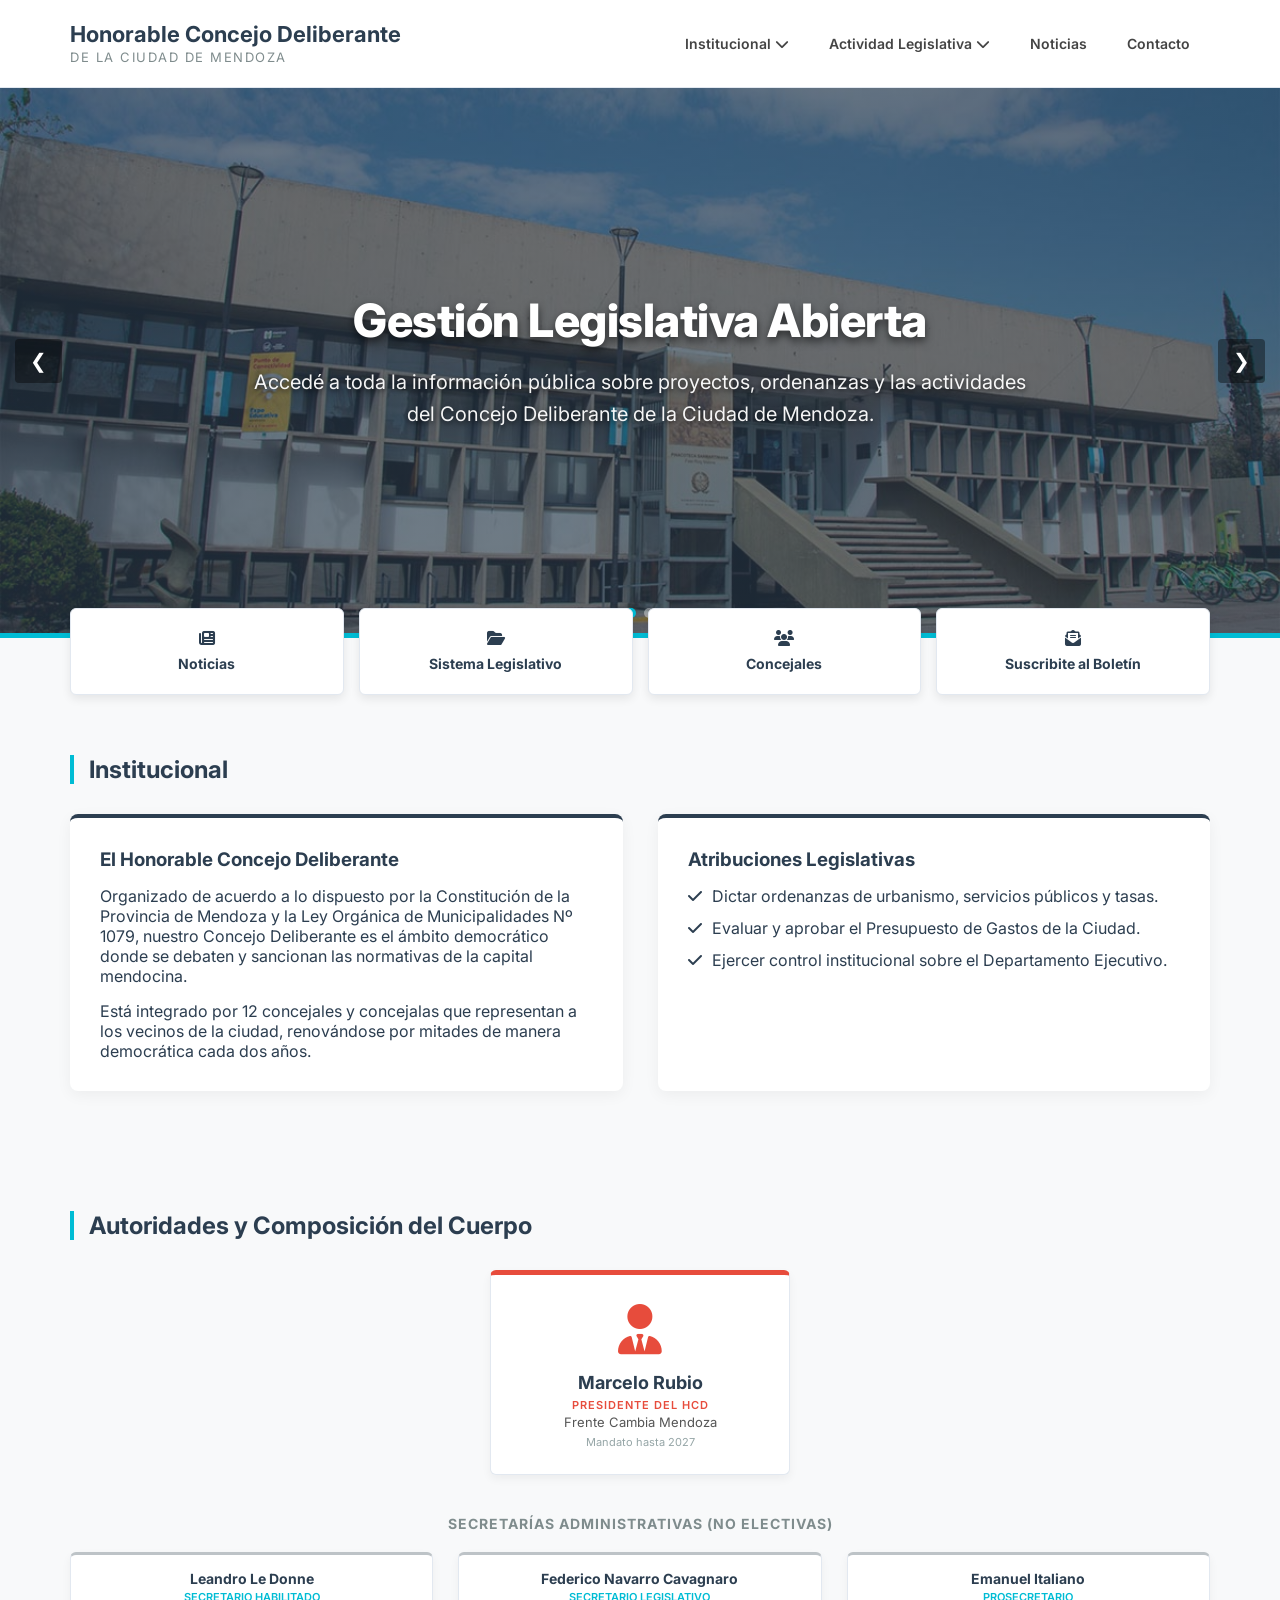
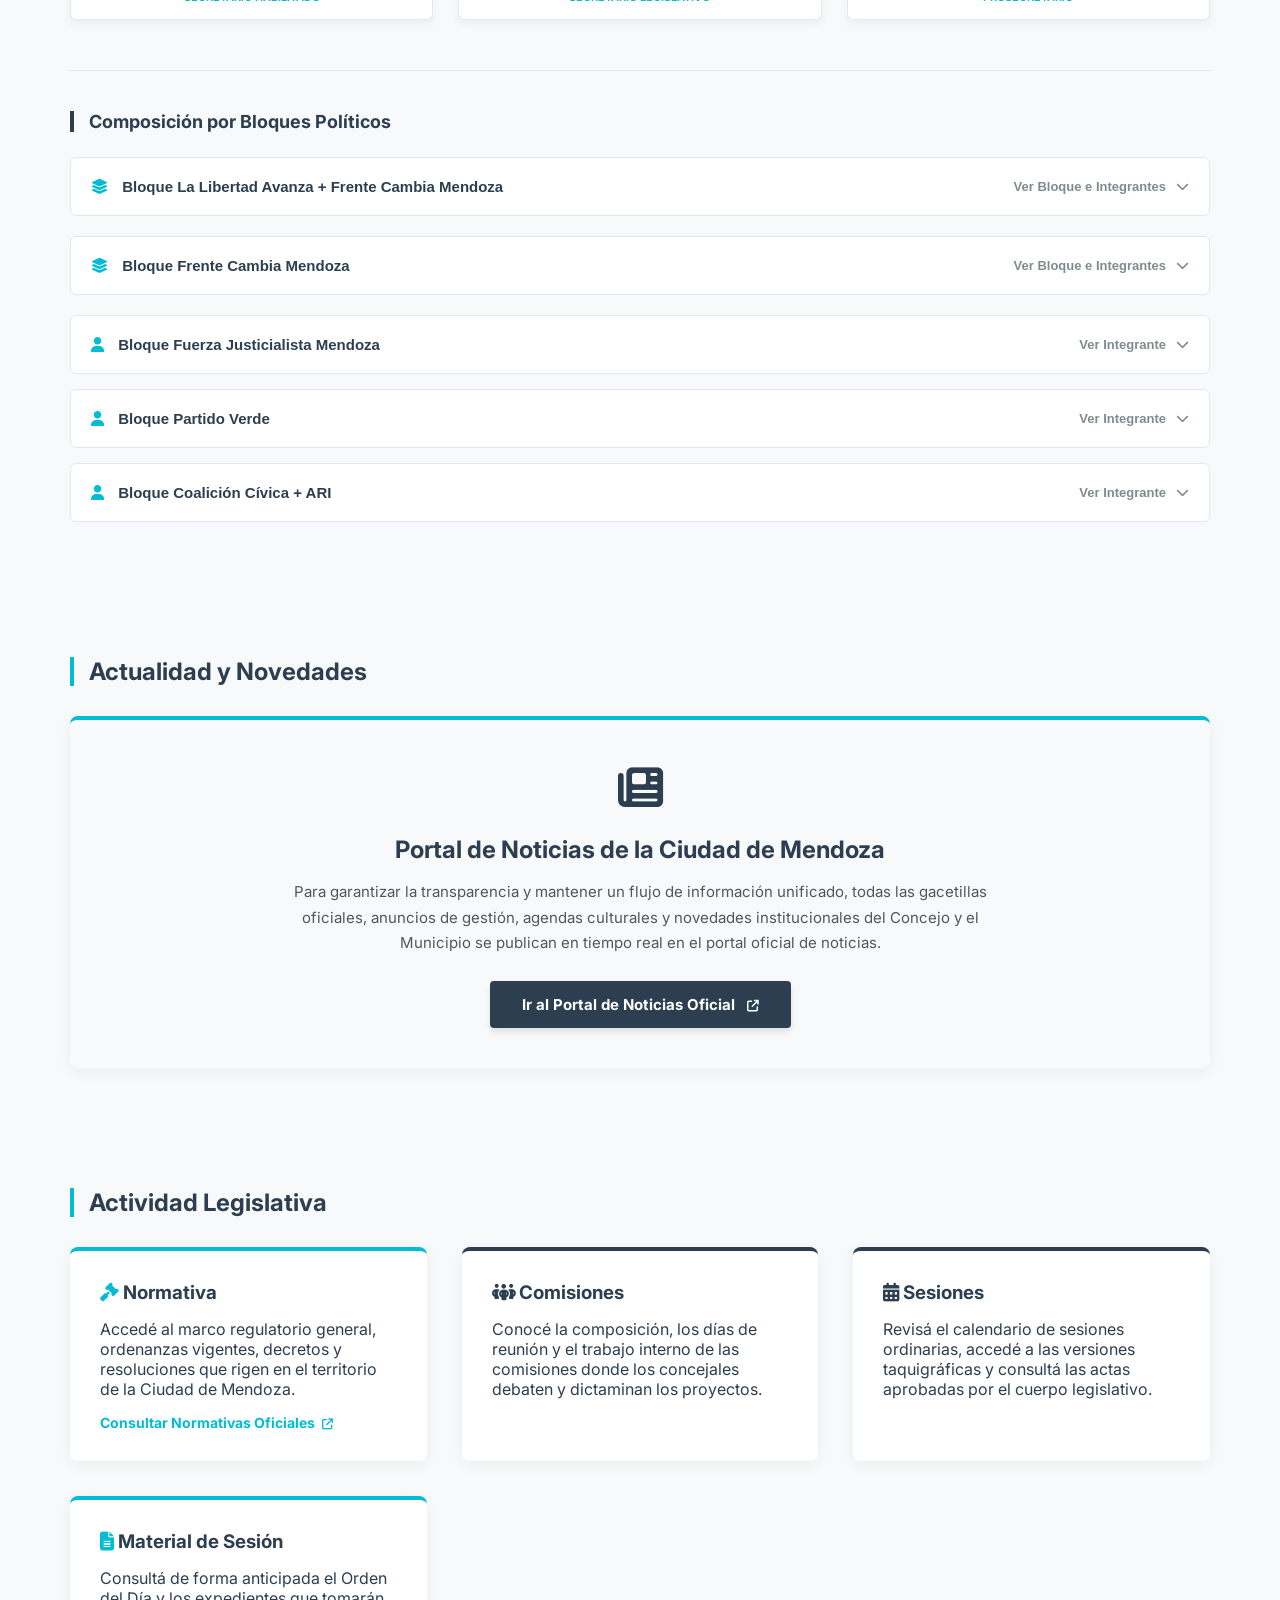
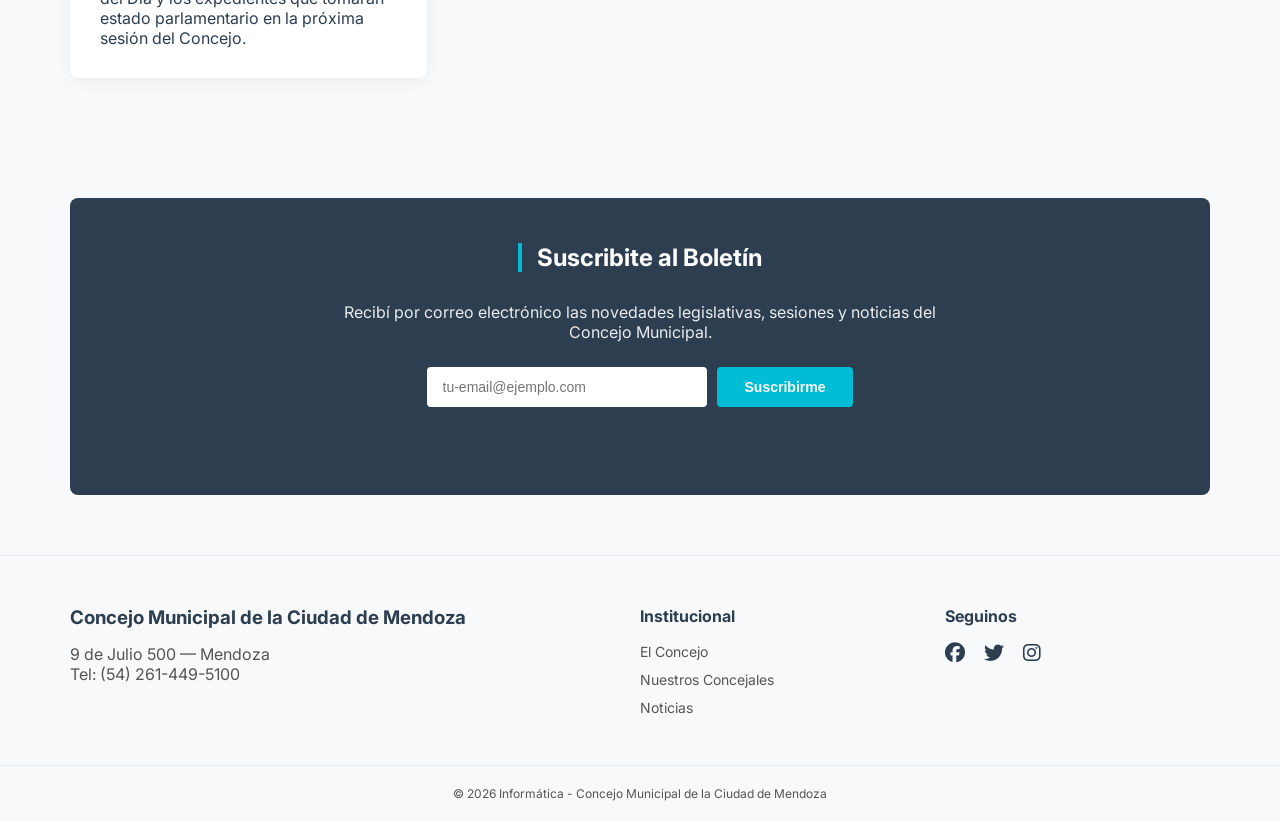
<file: index.html>
<!DOCTYPE html>
<html lang="es">
<head>
    <meta charset="UTF-8">
    <meta name="viewport" content="width=device-width, initial-scale=1.0">
    <title>Honorable Concejo Deliberante de la Ciudad de Mendoza</title>
    
<!-- 🔌 VINCULACIÓN MODULAR DE ESTILOS ORDENADOS -->
    <link rel="stylesheet" href="https://cdnjs.cloudflare.com/ajax/libs/font-awesome/6.5.1/css/all.min.css">
   <!-- En el <head> de tu index.html, arriba de global.css -->
   <link rel="preconnect" href="https://fonts.googleapis.com">
   <link rel="preconnect" href="https://fonts.gstatic.com" crossorigin>
   <link href="https://fonts.googleapis.com/css2?family=Inter:wght@300;400;600;700;800&display=swap" rel="stylesheet">
    <link rel="stylesheet" href="global.css">
    <link rel="stylesheet" href="componentes.css">
    <link rel="stylesheet" href="concejales-3d.css">
    <link rel="stylesheet" href="responsive.css">
</head>
<body>

    <!-- ==========================================================================
       🔴 SECCIÓN EDITABLE: ENCABEZADO Y MENÚ DE NAVEGACIÓN
       ========================================================================== -->
    <header class="main-header">
        <div class="container header-container">
            <div class="logo-area">
                <a href="#" class="logo-link">
                    <span class="logo-main-text">Honorable Concejo Deliberante</span>
                    <span class="logo-sub-text">de la Ciudad de Mendoza</span>
                </a>
            </div>
            
            <button class="menu-toggle" id="menu-btn" aria-label="Menú Móvil">
                <i class="fa-solid fa-bars"></i> Menú
            </button>

            <nav class="main-nav" id="main-menu">
                <ul>
                    <li class="dropdown">
                        <a href="#institucional" class="dropbtn">Institucional <i class="fa-solid fa-chevron-down"></i></a>
                        <div class="dropdown-content">
                            <a href="#institucional">El Concejo</a>
                            <a href="#concejales">Nuestros Concejales</a>
                            <a href="#institucional">Historia del Concejo</a>
                            <a href="#institucional">Reglamento Interno</a>
                        </div>
                    </li>
                    <li class="dropdown">
                        <a href="#actividad" class="dropbtn">Actividad Legislativa <i class="fa-solid fa-chevron-down"></i></a>
                        <div class="dropdown-content">
                            <a href="#actividad">Material de Sesión</a>
                            <a href="#actividad">Sistema de Expedientes</a>
                            <a href="#actividad">Comisiones</a>
                            <a href="#actividad">Sesiones</a>
                        </div>
                    </li>
                    <li><a href="#noticias">Noticias</a></li>
                    <li><a href="#contacto">Contacto</a></li>
                </ul>
            </nav>
        </div>
    </header>

    <!-- ==========================================================================
       🔴 SECCIÓN EDITABLE: DIAPOSITIVAS DEL SLIDER (BANNERS PRINCIPALES)
       (Para cambiar la foto, reemplaza 'imagenes/banner1.jpg' por la ruta de tu foto)
       ========================================================================== -->
    <section class="hero-slider-container" id="heroSlider">
        <div class="slides-wrapper">

<!-- Diapositiva 1 -->
<div class="slide is-active" style="background: linear-gradient(rgba(44, 62, 80, 0.65), rgba(44, 62, 80, 0.65)), url('imagenes/banner-1.jpg') no-repeat center 60%/cover;">
    <div class="hero-content">
        <h2>Gestión Legislativa Abierta</h2>
        <p>Accedé a toda la información pública sobre proyectos, ordenanzas y las actividades del Concejo Deliberante de la Ciudad de Mendoza.</p>
    </div>
</div>

<!-- Diapositiva 2 -->
<div class="slide" style="background: linear-gradient(rgba(44, 62, 80, 0.65), rgba(44, 62, 80, 0.65)), url('imagenes/banner-2.jpg') no-repeat center 60%/cover;">
    <div class="hero-content">
        <h2>Noticias</h2>
        <p>Informate sobre anuncios de gestión, agendas culturales y novedades institucionales del Concejo y el Municipio se publican en tiempo real en el portal oficial de noticias.</p>
    </div>
</div>

<!-- Diapositiva 3 -->
<div class="slide" style="background: linear-gradient(rgba(44, 62, 80, 0.65), rgba(44, 62, 80, 0.65)), url('imagenes/banner-3.jpg') no-repeat center 60%/cover;">
    <div class="hero-content">
        <h2>Nuestros Concejales</h2>
        <p>Conoce los concejales que llevan a cabo la labor legislativa del Concejo Deliberante de la Ciudad de Mendoza.</p>
    </div>
</div>

        <!-- Flechas de navegación -->
        <button class="slider-arrow prev" onclick="concejoSlide(-1)" aria-label="Anterior">&#10094;</button>
        <button class="slider-arrow next" onclick="concejoSlide(1)" aria-label="Siguiente">&#10095;</button>

        <!-- Puntos del slider inferior -->
        <div class="slider-dots">
            <span class="dot is-active" onclick="concejoGo(0)"></span>
            <span class="dot" onclick="concejoGo(1)"></span>
        </div>
    </section>

    <!-- ==========================================================================
       🔴 SECCIÓN EDITABLE: ACCESOS DIRECTOS FLOTANTES (BOTONERA)
       ========================================================================== -->
    <section class="destacados-accesos container">
        <div class="destacados-grid">
            <a href="#noticias" class="destacado-item">
                <i class="fa-solid fa-newspaper"></i> Noticias
            </a>
            <a href="#actividad" class="destacado-item">
                <i class="fa-solid fa-folder-open"></i> Sistema Legislativo
            </a>
            <a href="#concejales" class="destacado-item">
                <i class="fa-solid fa-users"></i> Concejales
            </a>
            <a href="#boletin" class="destacado-item">
                <i class="fa-solid fa-envelope-open-text"></i> Suscribite al Boletín
            </a>
        </div>
    </section>

    <!-- ==========================================================================
       🔴 SECCIÓN EDITABLE: INFORMACIÓN INSTITUCIONAL
       ========================================================================== -->
    <section id="institucional" class="section container">
        <h2 class="home-section-title">Institucional</h2>
        <div class="grid-2">
            <div class="card-info">
                <h3>El Honorable Concejo Deliberante</h3>
                <p>Organizado de acuerdo a lo dispuesto por la Constitución de la Provincia de Mendoza y la Ley Orgánica de Municipalidades Nº 1079, nuestro Concejo Deliberante es el ámbito democrático donde se debaten y sancionan las normativas de la capital mendocina.</p>
                <p style="margin-top: 15px;">Está integrado por 12 concejales y concejalas que representan a los vecinos de la ciudad, renovándose por mitades de manera democrática cada dos años.</p>
            </div>
            <div class="card-info">
                <h3>Atribuciones Legislativas</h3>
                <ul>
                    <li><i class="fa-solid fa-check" style="color: var(--color-acento);"></i> Dictar ordenanzas de urbanismo, servicios públicos y tasas.</li>
                    <li><i class="fa-solid fa-check" style="color: var(--color-acento);"></i> Evaluar y aprobar el Presupuesto de Gastos de la Ciudad.</li>
                    <li><i class="fa-solid fa-check" style="color: var(--color-acento);"></i> Ejercer control institucional sobre el Departamento Ejecutivo.</li>
                </ul>
            </div>
        </div>
    </section>

 <!-- ==========================================================================
       🏛️ SECCIÓN COMPLETA: ORGANIGRAMA INSTITUCIONAL Y BLOQUES (2026)
       ========================================================================== -->
    <section id="concejales" class="section bg-light">
        <div class="container">
            <h2 class="home-section-title">Autoridades y Composición del Cuerpo</h2>
            
            <!-- NIVEL 1: CÚSPIDE DEL ORGANIGRAMA (PRESIDENTE FIJO) -->
            <div style="display: flex; justify-content: center; margin-bottom: 40px;">
                <div class="concejal-card" style="border-top: 5px solid #e74c3c; width: 300px; background-color: var(--white);">
                    <div style="color: #e74c3c; font-size: 50px; margin-bottom: 12px;">
                        <i class="fa-solid fa-user-tie"></i>
                    </div>
                    <h3 style="font-weight: 700; color: var(--primary-color); font-size: 18px;">Marcelo Rubio</h3>
                    <p style="font-weight: 600; color: #e74c3c; text-transform: uppercase; font-size: 11px; letter-spacing: 1px; margin-top: 5px;">Presidente del HCD</p>
                    <p style="font-size: 13px; color: #555; margin-top: 2px;">Frente Cambia Mendoza</p>
                    <span style="font-size: 11px; color: #95a5a6; display: block; margin-top: 5px;">Mandato hasta 2027</span>
                </div>
            </div>

            <!-- NIVEL 2: SECRETARÍAS ADMINISTRATIVAS FIJAS -->
            <div style="margin-bottom: 50px;">
                <h3 style="font-size: 14px; color: #7f8c8d; font-weight: 700; text-align: center; margin-bottom: 20px; text-transform: uppercase; letter-spacing: 1px;">Secretarías Administrativas (No Electivas)</h3>
                <div class="grid-3">
                    <div class="concejal-card" style="background-color: var(--white); padding: 15px; border-top: 3px solid #bdc3c7;">
                        <h4 style="font-size: 14px; font-weight: 700; color: var(--primary-color);">Leandro Le Donne</h4>
                        <p style="font-size: 11px; color: var(--accent-color); font-weight: 600; text-transform: uppercase; margin-top: 3px;">Secretario Habilitado</p>
                    </div>
                    <div class="concejal-card" style="background-color: var(--white); padding: 15px; border-top: 3px solid #bdc3c7;">
                        <h4 style="font-size: 14px; font-weight: 700; color: var(--primary-color);">Federico Navarro Cavagnaro</h4>
                        <p style="font-size: 11px; color: var(--accent-color); font-weight: 600; text-transform: uppercase; margin-top: 3px;">Secretario Legislativo</p>
                    </div>
                    <div class="concejal-card" style="background-color: var(--white); padding: 15px; border-top: 3px solid #bdc3c7;">
                        <h4 style="font-size: 14px; font-weight: 700; color: var(--primary-color);">Emanuel Italiano</h4>
                        <p style="font-size: 11px; color: var(--accent-color); font-weight: 600; text-transform: uppercase; margin-top: 3px;">Prosecretario</p>
                    </div>
                </div>
            </div>

            <!-- NIVEL 3: ACORDEONES POR BLOQUES POLÍTICOS -->
            <div style="border-top: 1px solid var(--border-color); padding-top: 40px;">
                <h3 style="font-size: 18px; color: var(--primary-color); font-weight: 700; margin-bottom: 25px; border-left: 4px solid var(--primary-color); padding-left: 15px;">Composición por Bloques Políticos</h3>
                
                <!-- BLOQUE 1: LLA + FCM (CARRUSEL 3D) -->
                <div style="margin-bottom: 20px; border: 1px solid var(--border-color); border-radius: 6px; background-color: var(--white); overflow: hidden;">
                    <button class="bloque-toggle-btn" onclick="toggleBloque('bloque1')" style="width: 100%; padding: 20px; background: none; border: none; display: flex; justify-content: space-between; align-items: center; cursor: pointer; text-align: left;">
                        <span><i class="fa-solid fa-layer-group" style="margin-right: 10px; color: var(--accent-color);"></i> Bloque La Libertad Avanza + Frente Cambia Mendoza</span>
                        <span>Ver Bloque e Integrantes <i class="fa-solid fa-chevron-down" style="margin-left: 5px;"></i></span>
                    </button>
                    
                    <div id="bloque1" style="display: none; padding: 20px; border-top: 1px solid #f1f1f1; background-color: #fafafa;">
                        <div style="display: flex; gap: 20px; flex-wrap: wrap; align-items: center; width: 100%;">
                            
                            <!-- Presidente de Bloque Fijo -->
                            <div class="concejal-card" style="flex: 0 0 240px; background: #fff; border-left: 4px solid var(--accent-color); text-align: center; padding: 15px; z-index: 10;">
                                <div style="font-size: 24px; color: var(--accent-color); margin-bottom: 5px;"><i class="fa-solid fa-star"></i></div>
                                <h4 style="font-size: 14px; font-weight: 700;">Cecilia Rodríguez</h4>
                                <p style="font-size: 11px; color: var(--accent-color); font-weight: bold; text-transform: uppercase; margin-top: 3px;">Presidente de Bloque</p>
                                <span style="font-size: 11px; color: #95a5a6; display: block; margin-top: 2px;">Mandato hasta 2030</span>
                            </div>

                            <!-- Escenario 3D Oculto Derecho -->
                            <div class="cc-wrapper" style="flex: 1; min-width: 300px; height: 200px; position: relative;">
                                <button class="cc-arrow prev" onclick="mover3DBloque('bloque1Container', -1)" style="left: 5px; padding: 5px 10px; font-size: 16px;">&#10094;</button>
                                
                                <div id="bloque1Container" style="width:100%; height:100%; position:relative; display:flex; justify-content:center; align-items:center;">
                                    <div class="concejal-card cc-slide is-center" style="position:absolute; width:200px; background:#fff; padding:15px; text-align:center;">
                                        <h4 style="font-size: 14px; font-weight:700;">Maximiliano Garrido</h4>
                                        <span style="font-size: 11px; color: #95a5a6; display: block; margin-top: 5px;">Mandato hasta 2030</span>
                                    </div>
                                    <div class="concejal-card cc-slide is-next" style="position:absolute; width:200px; background:#fff; padding:15px; text-align:center;">
                                        <h4 style="font-size: 14px; font-weight:700;">L. Villarreal Occhionero</h4>
                                        <span style="font-size: 11px; color: #95a5a6; display: block; margin-top: 5px;">Mandato hasta 2030</span>
                                    </div>
                                    <div class="concejal-card cc-slide" style="position:absolute; width:200px; background:#fff; padding:15px; text-align:center;">
                                        <h4 style="font-size: 14px; font-weight:700;">Carla Ernani</h4>
                                        <span style="font-size: 11px; color: #95a5a6; display: block; margin-top: 5px;">Mandato hasta 2030</span>
                                    </div>
                                    <div class="concejal-card cc-slide is-prev" style="position:absolute; width:200px; background:#fff; padding:15px; text-align:center;">
                                        <h4 style="font-size: 14px; font-weight:700;">Tomás Dris</h4>
                                        <span style="font-size: 11px; color: #95a5a6; display: block; margin-top: 5px;">Mandato hasta 2030</span>
                                    </div>
                                </div>

                                <button class="cc-arrow next" onclick="mover3DBloque('bloque1Container', 1)" style="right: 5px; padding: 5px 10px; font-size: 16px;">&#10095;</button>
                            </div>

                        </div>
                    </div>
                </div>

                <!-- BLOQUE 2: FRENTE CAMBIA MENDOZA (CARRUSEL 3D) -->
                <div style="margin-bottom: 20px; border: 1px solid var(--border-color); border-radius: 6px; background-color: var(--white); overflow: hidden;">
                    <button class="bloque-toggle-btn" onclick="toggleBloque('bloque2')" style="width: 100%; padding: 20px; background: none; border: none; display: flex; justify-content: space-between; align-items: center; cursor: pointer; text-align: left;">
                        <span><i class="fa-solid fa-layer-group" style="margin-right: 10px; color: var(--accent-color);"></i> Bloque Frente Cambia Mendoza</span>
                        <span>Ver Bloque e Integrantes <i class="fa-solid fa-chevron-down" style="margin-left: 5px;"></i></span>
                    </button>
                    
                    <div id="bloque2" style="display: none; padding: 20px; border-top: 1px solid #f1f1f1; background-color: #fafafa;">
                        <div style="display: flex; gap: 20px; flex-wrap: wrap; align-items: center; width: 100%;">
                            
                            <!-- Presidente de Bloque Fijo -->
                            <div class="concejal-card" style="flex: 0 0 240px; background: #fff; border-left: 4px solid #e74c3c; text-align: center; padding: 15px; z-index: 10;">
                                <div style="font-size: 24px; color: #e74c3c; margin-bottom: 5px;"><i class="fa-solid fa-star"></i></div>
                                <h4 style="font-size: 14px; font-weight: 700;">Marcelo Rubio</h4>
                                <p style="font-size: 11px; color: #e74c3c; font-weight: bold; text-transform: uppercase; margin-top: 3px;">Presidente del Bloque</p>
                                <span style="font-size: 11px; color: #95a5a6; display: block; margin-top: 2px;">Mandato hasta 2027</span>
                            </div>

                            <!-- Escenario 3D Oculto Derecho -->
                            <div class="cc-wrapper" style="flex: 1; min-width: 300px; height: 200px; position: relative;">
                                <button class="cc-arrow prev" onclick="mover3DBloque('bloque2Container', -1)" style="left: 5px; padding: 5px 10px; font-size: 16px;">&#10094;</button>
                                
                                <div id="bloque2Container" style="width:100%; height:100%; position:relative; display:flex; justify-content:center; align-items:center;">
                                    <div class="concejal-card cc-slide is-center" style="position:absolute; width:200px; background:#fff; padding:15px; text-align:center;">
                                        <h4 style="font-size: 14px; font-weight:700;">Cielo Daou</h4>
                                        <span style="font-size: 11px; color: #95a5a6; display: block; margin-top: 5px;">Mandato hasta 2027</span>
                                    </div>
                                    <div class="concejal-card cc-slide is-next" style="position:absolute; width:200px; background:#fff; padding:15px; text-align:center;">
                                        <h4 style="font-size: 14px; font-weight:700;">Rafael Bazán</h4>
                                        <span style="font-size: 11px; color: #95a5a6; display: block; margin-top: 5px;">Mandato hasta 2027</span>
                                    </div>
                                    <div class="concejal-card cc-slide is-prev" style="position:absolute; width:200px; background:#fff; padding:15px; text-align:center;">
                                        <h4 style="font-size: 14px; font-weight:700;">Ernesto Giménez</h4>
                                        <span style="font-size: 11px; color: #95a5a6; display: block; margin-top: 5px;">Mandato hasta 2027</span>
                                    </div>
                                </div>

                                <button class="cc-arrow next" onclick="mover3DBloque('bloque2Container', 1)" style="right: 5px; padding: 5px 10px; font-size: 16px;">&#10095;</button>
                            </div>

                        </div>
                    </div>
                </div>

                <!-- MONOBLOQUES FIJOS ESTÉTICOS -->
                <!-- BLOQUE 3: FUERZA JUSTICIALISTA -->
                <div style="margin-bottom: 15px; border: 1px solid var(--border-color); border-radius: 6px; background-color: var(--white); overflow: hidden;">
                    <button class="bloque-toggle-btn" onclick="toggleBloque('bloque3')" style="width: 100%; padding: 20px; background: none; border: none; display: flex; justify-content: space-between; align-items: center; cursor: pointer; text-align: left;">
                        <span><i class="fa-solid fa-user" style="margin-right: 10px; color: var(--accent-color);"></i> Bloque Fuerza Justicialista Mendoza</span>
                        <span>Ver Integrante <i class="fa-solid fa-chevron-down" style="margin-left: 5px;"></i></span>
                    </button>
                    <div id="bloque3" style="display: none; padding: 20px; border-top: 1px solid #f1f1f1; background-color: #fafafa; justify-content: center;">
                        <div class="concejal-card" style="width: 240px; background: #fff; padding: 15px; text-align: center;">
                            <h4 style="font-size: 14px; font-weight: 700;">Gustavo Caleau</h4>
                            <p style="font-size: 11px; color: #7f8c8d; margin-top: 3px;">Monobloque</p>
                            <span style="font-size: 11px; color: #95a5a6; display: block; margin-top: 4px;">Mandato hasta 2030</span>
                        </div>
                    </div>
                </div>

                <!-- BLOQUE 4: PARTIDO VERDE -->
                <div style="margin-bottom: 15px; border: 1px solid var(--border-color); border-radius: 6px; background-color: var(--white); overflow: hidden;">
                    <button class="bloque-toggle-btn" onclick="toggleBloque('bloque4')" style="width: 100%; padding: 20px; background: none; border: none; display: flex; justify-content: space-between; align-items: center; cursor: pointer; text-align: left;">
                        <span><i class="fa-solid fa-user" style="margin-right: 10px; color: var(--accent-color);"></i> Bloque Partido Verde</span>
                        <span>Ver Integrante <i class="fa-solid fa-chevron-down" style="margin-left: 5px;"></i></span>
                    </button>
                    <div id="bloque4" style="display: none; padding: 20px; border-top: 1px solid #f1f1f1; background-color: #fafafa; justify-content: center;">
                        <div class="concejal-card" style="width: 240px; background: #fff; padding: 15px; text-align: center; border-left: 3px solid var(--accent-color);">
                            <h4 style="font-size: 14px; font-weight: 700;">Ricardo García</h4>
                            <p style="font-size: 11px; color: var(--accent-color); font-weight: bold; margin-top: 3px;">Historial de Vicepresidencia</p>
                            <span style="font-size: 11px; color: #95a5a6; display: block; margin-top: 4px;">Mandato hasta 2027</span>
                        </div>
                    </div>
                </div>

                <!-- BLOQUE 5: COALICIÓN CÍVICA + ARI -->
                <div style="margin-bottom: 15px; border: 1px solid var(--border-color); border-radius: 6px; background-color: var(--white); overflow: hidden;">
                    <button class="bloque-toggle-btn" onclick="toggleBloque('bloque5')" style="width: 100%; padding: 20px; background: none; border: none; display: flex; justify-content: space-between; align-items: center; cursor: pointer; text-align: left;">
                        <span><i class="fa-solid fa-user" style="margin-right: 10px; color: var(--accent-color);"></i> Bloque Coalición Cívica + ARI</span>
                        <span>Ver Integrante <i class="fa-solid fa-chevron-down" style="margin-left: 5px;"></i></span>
                    </button>
                    <div id="bloque5" style="display: none; padding: 20px; border-top: 1px solid #f1f1f1; background-color: #fafafa; justify-content: center;">
                        <div class="concejal-card" style="width: 240px; background: #fff; padding: 15px; text-align: center;">
                            <h4 style="font-size: 14px; font-weight: 700;">Gustavo Gutiérrez</h4>
                            <p style="font-size: 11px; color: #7f8c8d; margin-top: 3px;">Monobloque</p>
                            <span style="font-size: 11px; color: #95a5a6; display: block; margin-top: 4px;">Mandato hasta 2027</span>
                        </div>
                    </div>
                </div>

            </div>
        </div>
    </section>

   <!-- ==========================================================================
       🔴 SECCIÓN: PUENTE AL PORTAL DE NOTICIAS MUNICIPALES
       ========================================================================== -->
    <section id="noticias" class="section container">
        <h2 class="home-section-title">Actualidad y Novedades</h2>
        
        <div class="card-info" style="border-top: 4px solid var(--accent-color); padding: 40px; text-align: center; background-color: var(--light-bg);">
            <div style="font-size: 45px; color: var(--primary-color); margin-bottom: 20px;">
                <i class="fa-solid fa-newspaper"></i>
            </div>
            
            <h3 style="font-size: 24px; margin-bottom: 15px; color: var(--primary-color);">Portal de Noticias de la Ciudad de Mendoza</h3>
            
            <p style="max-width: 700px; margin: 0 auto 25px; color: #555; font-size: 15px; line-height: 1.7;">
                Para garantizar la transparencia y mantener un flujo de información unificado, todas las gacetillas oficiales, anuncios de gestión, agendas culturales y novedades institucionales del Concejo y el Municipio se publican en tiempo real en el portal oficial de noticias.
            </p>
            
            <a href="https://prensa.ciudaddemendoza.gob.ar/?_gl=1%2A1rsl6z%2A_ga%2AMTA2NjM2NjkxNC4xNzg0MjAzMzQy%2A_ga_RZ464H4Y4F%2AczE3ODQyOTUwODAkbzQkZzAkdDE3ODQyOTUwODAkajYwJGwwJGgw" target="_blank" style="display: inline-block; background-color: var(--primary-color); color: var(--white); text-decoration: none; padding: 14px 32px; border-radius: 4px; font-weight: bold; font-size: 15px; box-shadow: 0 4px 6px rgba(0,0,0,0.1); transition: background-color 0.3s, transform 0.2s;">
                Ir al Portal de Noticias Oficial <i class="fa-solid fa-arrow-up-right-from-square" style="font-size: 12px; margin-left: 8px;"></i>
            </a>
        </div>
    </section>

  <!-- ==========================================================================
       🔴 GRILLA: ACTIVIDAD LEGISLATIVA 
       ========================================================================== -->
    <section id="actividad" class="section bg-light">
        <div class="container">
            <h2 class="home-section-title">Actividad Legislativa</h2>
            <div class="grid-2"> <!-- Mantiene las 4 tarjetas ordenadas en bloques de dos en dos -->
                
<!-- Tarjeta 1: Normativa -->
                <div class="card-info" style="border-top: 4px solid var(--accent-color); display: flex; flex-direction: column; justify-content: space-between;">
                    <div>
                        <h3><i class="fa-solid fa-gavel" style="color: var(--accent-color);"></i> Normativa</h3>
                        <p>Accedé al marco regulatorio general, ordenanzas vigentes, decretos y resoluciones que rigen en el territorio de la Ciudad de Mendoza.</p>
                    </div>
                    <a href="https://apex.ciudaddemendoza.gov.ar/apex/produccion/f?p=204:3005" target="_blank" style="display: inline-block; margin-top: 15px; color: var(--accent-color); text-decoration: none; font-weight: bold; font-size: 14px; transition: color 0.3s;">
                        Consultar Normativas Oficiales <i class="fa-solid fa-arrow-up-right-from-square" style="font-size: 11px; margin-left: 4px;"></i>
                    </a>
                </div>
                <!-- Tarjeta 2: Comisiones -->
                <div class="card-info" style="border-top: 4px solid var(--primary-color);">
                    <h3><i class="fa-solid fa-people-group" style="color: var(--primary-color);"></i> Comisiones</h3>
                    <p>Conocé la composición, los días de reunión y el trabajo interno de las comisiones donde los concejales debaten y dictaminan los proyectos.</p>
                </div>

                <!-- Tarjeta 3: Sesiones -->
                <div class="card-info" style="border-top: 4px solid var(--primary-color);">
                    <h3><i class="fa-solid fa-calendar-days" style="color: var(--primary-color);"></i> Sesiones</h3>
                    <p>Revisá el calendario de sesiones ordinarias, accedé a las versiones taquigráficas y consultá las actas aprobadas por el cuerpo legislativo.</p>
                </div>

                <!-- Tarjeta 4: La propuesta (Material de Sesión) -->
                <div class="card-info" style="border-top: 4px solid var(--accent-color);">
                    <h3><i class="fa-solid fa-file-lines" style="color: var(--accent-color);"></i> Material de Sesión</h3>
                    <p>Consultá de forma anticipada el Orden del Día y los expedientes que tomarán estado parlamentario en la próxima sesión del Concejo.</p>
                </div>

            </div>
        </div>
    </section>
    <!-- ==========================================================================
       🔴 SECCIÓN EDITABLE: CAJA DE SUSCRIPCIÓN AL BOLETÍN
       ========================================================================== -->
    <section id="boletin" class="section container">
        <div class="boletin-box">
            <h2 class="home-section-title">Suscribite al Boletín</h2>
            <p>Recibí por correo electrónico las novedades legislativas, sesiones y noticias del Concejo Municipal.</p>
            <form class="boletin-form" id="boletinForm" novalidate>
                <label for="boletinEmail" class="sr-only">Correo electrónico</label>
                <input type="email" id="boletinEmail" name="email" placeholder="tu-email@ejemplo.com" required>
                <button type="submit">Suscribirme</button>
            </form>
            <p class="boletin-msg" id="boletinMsg" role="status" aria-live="polite"></p>
        </div>
    </section>

    <!-- ==========================================================================
       🔴 SECCIÓN EDITABLE: PIE DE PÁGINA (DATOS DE CONTACTO Y REDES)
       ========================================================================== -->
    <footer id="contacto" class="main-footer">
        <div class="container footer-grid">
            <div class="footer-col-main">
                <h3>Concejo Municipal de la Ciudad de Mendoza</h3>
                <p class="footer-address">9 de Julio 500 — Mendoza</p>
                <p class="footer-phone">Tel: (54) 261-449-5100</p>
            </div>
            <div class="footer-col-nav">
                <h4>Institucional</h4>
                <ul class="footer-links">
                    <li><a href="#institucional">El Concejo</a></li>
                    <li><a href="#concejales">Nuestros Concejales</a></li>
                    <li><a href="#noticias">Noticias</a></li>
                </ul>
            </div>
            <div class="footer-col-social">
                <h4>Seguinos</h4>
                <div class="social-icons">
                    <a href="#" aria-label="Facebook"><i class="fa-brands fa-facebook"></i></a>
                    <a href="#" aria-label="Twitter"><i class="fa-brands fa-twitter"></i></a>
                    <a href="#" aria-label="Instagram"><i class="fa-brands fa-instagram"></i></a>
                </div>
            </div>
        </div>
        <div class="footer-bottom">
            <p>&copy; 2026 Informática - Concejo Municipal de la Ciudad de Mendoza</p>
        </div>
    </footer>

    <!-- 🔌 VINCULACIÓN CON TU ARCHIVO DE JAVASCRIPT -->
    <script src="script.js"></script>
</body>
</html>
</file>
<file: global.css>
/* PALETA DE COLORES E IDENTIDAD*/
:root {
    --primary-color: #2c3e50;
    --accent-color: #00bcd4;
    --yellow-color: #f1c40f;
    --light-bg: #f8f9fa;
    --dark-text: #333333;
    --border-color: #e2e8f0;
    --white: #ffffff;
    --font-family: -apple-system, BlinkMacSystemFont, "Segoe UI", Roboto, Helvetica, Arial, sans-serif;
    --font-size-base: 15px;
}

* {
    margin: 0;
    padding: 0;
    box-sizing: border-box;
}

/* Al principio de global.css */
body {
    font-family: 'Inter', sans-serif; /* ⬅️ Cambia la tipografía vieja por esta */
    color: var(--primary-color);
    background-color: var(--light-bg);
}

.container {
    width: 90%;
    max-width: 1140px;
    margin: 0 auto;
}

/* BARRA SUPERIOR */
.top-bar {
    background-color: #ffffff;
    border-bottom: 1px solid var(--border-color);
    padding: 8px 0;
    font-size: 13px;
    color: #666;
}

.top-bar-content {
    display: flex;
    justify-content: space-between;
    align-items: center;
}

.top-contact-mail {
    color: inherit;
    text-decoration: none;
}

.top-contact-mail:hover {
    color: var(--accent-color);
    text-decoration: underline;
}

/* ENCABEZADO Y LOGO */
.main-header {
    background-color: var(--white);
    border-bottom: 1px solid var(--border-color);
    position: sticky;
    top: 0;
    z-index: 9999; 
}
.header-container {
    display: flex;
    justify-content: space-between;
    align-items: center;
    padding: 20px 0;
}

.logo-link {
    text-decoration: none;
    display: flex;
    flex-direction: column;
}

.logo-main-text {
    font-size: 22px;
    font-weight: 700;
    color: var(--primary-color);
    line-height: 1.1;
}

.logo-sub-text {
    font-size: 13px;
    color: #7f8c8d;
    text-transform: uppercase;
    letter-spacing: 1.5px;
    margin-top: 3px;
}


/* NAVEGACIÓN Y DROPDOWNS */
.main-nav ul {
    display: flex;
    list-style: none;
    align-items: center;
}

.main-nav ul li {
    position: relative;
}

.main-nav ul li a {
    text-decoration: none;
    color: #444;
    padding: 15px 20px;
    font-weight: 600;
    font-size: 14px;
    display: block;
}

.main-nav ul li a:hover {
    color: var(--accent-color);
}

/* DROPDOWN */
.dropdown-content {
    display: none;
    position: absolute;
    background-color: #ffffff;
    min-width: 200px;
    box-shadow: 0px 8px 16px rgba(0,0,0,0.1);
    border-top: 3px solid var(--accent-color);
    z-index: 99;
}

.dropdown-content a {
    color: #333 !important;
    padding: 10px 15px !important;
    font-size: 13px !important;
    border-bottom: 1px solid #f1f1f1;
}

.dropdown-content a:hover {
    background-color: #f8f9fa;
    color: var(--accent-color) !important;
}

.dropdown:hover .dropdown-content {
    display: block;
}

.menu-toggle {
    display: none;
    background-color: var(--primary-color);
    color: var(--white);
    padding: 8px 12px;
    border: none;
    border-radius: 4px;
    cursor: pointer;
}
/* PIE DE PÁGINA (FOOTER) */
.main-footer {
    background-color: var(--light-bg);
    color: #555;
    border-top: 1px solid var(--border-color);
    padding: 50px 0 20px;
}

.footer-grid {
    display: grid;
    grid-template-columns: 2fr 1fr 1fr;
    gap: 40px;
}

.main-footer h3, .main-footer h4 {
    color: var(--primary-color);
    margin-bottom: 15px;
}

.footer-links {
    list-style: none;
}

.footer-links li {
    margin-bottom: 8px;
}

.footer-links li a {
    color: #555;
    text-decoration: none;
    font-size: 14px;
}

.social-icons a {
    font-size: 20px;
    color: var(--primary-color);
    margin-right: 15px;
}

.footer-bottom {
    text-align: center;
    margin-top: 40px;
    padding-top: 20px;
    border-top: 1px solid var(--border-color);
    font-size: 12px;
}
</file>
<file: componentes.css>
/* SLIDER PRINCIPAL (HERO) */
.hero-slider-container {
    position: relative;
    width: 100%;
    height: 550px; /* ⬅️ Subimos a 550px para adaptarlo a la proporción real de tus imágenes */
    overflow: hidden;
    background-color: #2c3e50;
    border-bottom: 5px solid var(--accent-color);
}
.slides-wrapper {
    position: relative;
    width: 100%;
    height: 100%;
}

.slide {
    position: absolute;
    top: 0;
    left: 0;
    width: 100%;
    height: 100%;
    opacity: 0;
    visibility: hidden;
    transition: opacity 0.6s ease-in-out, visibility 0.6s;
    display: flex;
    justify-content: center;
    align-items: center;
    text-align: center;
    color: #fff;
}

.slide.is-active {
    opacity: 1;
    visibility: visible;
}

.hero-content h2 {
    font-size: 46px; /* ⬅️ Subimos de 36px a 46px para un título imponente */
    margin-bottom: 18px;
    font-weight: 800; /* Letra más gruesa y corporativa */
    text-shadow: 0 4px 8px rgba(0, 0, 0, 0.6); /* Sombra más marcada para despegarlo del fondo */
    letter-spacing: -0.5px; /* Junta un poquito las letras para un look más moderno */
}

.hero-content p {
    font-size: 20px; /* ⬅️ Subimos de 16px a 20px para que el subtítulo se lea ideal */
    max-width: 800px; /* Le damos un poco más de ancho de lectura */
    opacity: 0.95; 
    margin: 0 auto;
    line-height: 1.6;
    text-shadow: 0 2px 5px rgba(0, 0, 0, 0.7); /* Refuerza el contraste de las letras blancas */
}
/* ACCESOS DIRECTOS */
.destacados-accesos {
    margin-top: -30px;
    position: relative;
    z-index: 10;
}

.destacados-grid {
    display: grid;
    grid-template-columns: repeat(auto-fit, minmax(200px, 1fr));
    gap: 15px;
}

.destacado-item {
    background-color: #ffffff;
    border-radius: 6px;
    box-shadow: 0 4px 10px rgba(0,0,0,0.08);
    color: var(--primary-color);
    text-align: center;
    padding: 22px;
    font-weight: bold;
    text-decoration: none;
    display: flex;
    flex-direction: column;
    align-items: center;
    justify-content: center;
    gap: 10px;
    font-size: 14px;
    transition: transform 0.2s, box-shadow 0.2s;
    border: 1px solid var(--border-color);
    transition: all 0.3s cubic-bezier(0.25, 0.8, 0.25, 1); /* Transición premium más fluida */
}

.destacado-item:hover {
    transform: translateY(-8px); /* ⬅️ Eleva la tarjeta sutilmente */
    box-shadow: 0 12px 20px rgba(0, 0, 0, 0.15); /* Sombra más profunda al elevarse */
    border-color: var(--accent-color); /* El borde se pinta del color de acento */
}

.destacado-item i {
    transform: scale(1.15); /* El ícono se agranda un poquito */
    transition: transform 0.3s ease;
}

.btn-amarillo {
    background-color: var(--yellow-color) !important;
    border-color: var(--yellow-color) !important;
    color: #111 !important;
}

.btn-amarillo i {
    color: #111 !important;
}

/* SECCIONES Y NOTICIAS */
.section {
    padding: 60px 0;
}

.home-section-title {
    font-size: 24px;
    font-weight: 700;
    color: var(--primary-color);
    margin-bottom: 30px;
    border-left: 4px solid var(--accent-color);
    padding-left: 15px;
}

.bg-light {
    background-color: var(--light-bg);
}

.grid-2 {
    display: grid;
    grid-template-columns: repeat(auto-fit, minmax(320px, 1fr));
    gap: 35px;
}

.grid-3 {
    display: grid;
    grid-template-columns: repeat(auto-fit, minmax(300px, 1fr));
    gap: 25px;
}

.card-info {
    background: var(--white);
    padding: 30px;
    border-radius: 8px;
    box-shadow: 0 4px 15px rgba(0,0,0,0.05);
    border-top: 4px solid var(--primary-color);
}

.card-info h3 {
    color: var(--primary-color);
    margin-bottom: 15px;
}

.card-info ul {
    list-style: none;
}

.card-info ul li {
    margin-bottom: 12px;
    display: flex;
    align-items: center;
    gap: 10px;
}

.noticia-card {
    background: #fff;
    border-radius: 6px;
    box-shadow: 0 2px 6px rgba(0,0,0,0.03);
    border: 1px solid var(--border-color);
    padding: 25px;
}

.noticia-card .fecha {
    font-size: 12px;
    color: #7f8c8d;
    display: block;
    margin-bottom: 12px;
}

.noticia-card h3 {
    font-size: 17px;
    color: var(--primary-color);
    margin-bottom: 12px;
    font-weight: 700;
}

.noticia-card p {
    font-size: 13.5px;
    color: #666;
    margin-bottom: 15px;
}

.leer-mas {
    color: var(--accent-color);
    text-decoration: none;
    font-weight: bold;
    font-size: 13px;
}
/* SECCIÓN BOLETÍN */
.boletin-box {
    background-color: var(--primary-color);
    color: #fff;
    border-radius: 8px;
    padding: 45px 30px;
    text-align: center;
}

.boletin-box .home-section-title {
    color: #fff;
    border-left-color: var(--accent-color);
    display: inline-block;
}

.boletin-box p {
    max-width: 600px;
    margin: 0 auto 25px;
    opacity: 0.9;
}

.boletin-form {
    display: flex;
    justify-content: center;
    gap: 10px;
    flex-wrap: wrap;
}

.boletin-form input[type="email"] {
    padding: 12px 16px;
    border-radius: 4px;
    border: none;
    min-width: 280px;
    font-size: 14px;
    font-family: var(--font-family);
}

.boletin-form button {
    background-color: var(--accent-color);
    color: #fff;
    border: none;
    padding: 12px 28px;
    border-radius: 4px;
    font-weight: bold;
    font-size: 14px;
    cursor: pointer;
    transition: background 0.3s;
}

.boletin-form button:hover {
    background-color: #0097a7;
}

.boletin-msg {
    margin-top: 15px;
    font-size: 14px;
    min-height: 18px;
    font-weight: 600;
}

.boletin-msg.success {
    color: #2ecc71;
}

.boletin-msg.error {
    color: #ff8a80;
}

.sr-only {
    position: absolute;
    width: 1px;
    height: 1px;
    padding: 0;
    margin: -1px;
    overflow: hidden;
    clip: rect(0, 0, 0, 0);
    white-space: nowrap;
    border: 0;
}
</file>
<file: concejales-3d.css>
/* CARRUSEL COVERFLOW DE CONCEJALES */
.cc-slider-container {
    position: relative;
    max-width: 800px;
    margin: 0 auto;
    overflow: hidden;
    padding: 20px 0;
}

.cc-wrapper {
    display: flex;
    justify-content: center;
    align-items: center;
    height: 250px;
    position: relative;
}

.cc-slide {
    position: absolute;
    width: 250px;
    transition: all 0.4s ease-in-out;
    opacity: 0;
    visibility: hidden;
    transform: scale(0.6);
    z-index: 1;
}

.cc-slide.is-center {
    opacity: 1;
    visibility: visible;
    transform: scale(1);
    z-index: 3;
    position: relative;
}

.cc-slide.is-prev {
    opacity: 0.65;
    visibility: visible;
    transform: scale(0.8) translateX(-180px);
    z-index: 2;
}

.cc-slide.is-next {
    opacity: 0.65;
    visibility: visible;
    transform: scale(0.8) translateX(180px);
    z-index: 2;
}

.concejal-card {
    background-color: #ffffff;
    border: 1px solid var(--border-color);
    padding: 25px;
    text-align: center;
    border-radius: 6px;
    box-shadow: 0 4px 10px rgba(0,0,0,0.05);
}

.concejal-card .avatar {
    font-size: 40px;
    color: #bdc3c7;
    margin-bottom: 10px;
}

.concejal-card h3 {
    font-size: 15px;
    color: var(--primary-color);
}

.concejal-card .bloque {
    font-size: 12px;
    color: #7f8c8d;
    margin-top: 4px;
}

/* CONTROLES DE FLECHAS Y BOTONES */
.slider-arrow, .cc-arrow {
    position: absolute;
    top: 50%;
    transform: translateY(-50%);
    background: rgba(0, 0, 0, 0.4);
    color: #fff;
    border: none;
    font-size: 20px;
    padding: 10px 15px;
    cursor: pointer;
    border-radius: 4px;
    z-index: 10;
    transition: background 0.3s;
}

.slider-arrow:hover, .cc-arrow:hover {
    background: var(--accent-color);
}

.slider-arrow.prev, .cc-arrow.prev { left: 15px; }
.slider-arrow.next, .cc-arrow.next { right: 15px; }

/* PUNTOS INDICADORES */
.slider-dots {
    position: absolute;
    bottom: 15px;
    left: 50%;
    transform: translateX(-50%);
    display: flex;
    gap: 8px;
    z-index: 10;
}

#ccDots {
    position: relative;
    bottom: 0;
    margin-top: 25px;
    justify-content: center;
}

.slider-dots .dot {
    width: 10px;
    height: 10px;
    background-color: rgba(255, 255, 255, 0.4);
    border-radius: 50%;
    cursor: pointer;
    transition: background 0.3s;
}

#ccDots .dot {
    background-color: rgba(0, 0, 0, 0.2);
}

.slider-dots .dot.is-active {
    background-color: var(--accent-color);
}

/* ==========================================================================
   🏛️ COMPONENTE: ORGANIGRAMA INSTITUCIONAL Y ACORDEÓN DE BLOQUES
   ========================================================================== */

/* Estilos de los botones principales del acordeón */
.bloque-toggle-btn {
    width: 100%;
    padding: 20px;
    background: none;
    border: none;
    display: flex;
    justify-content: space-between;
    align-items: center;
    cursor: pointer;
    text-align: left;
    transition: background-color 0.2s ease, color 0.2s ease;
}

.bloque-toggle-btn:hover {
    background-color: rgba(0, 0, 0, 0.02);
}

/* Título del Bloque Político (Primer texto interno) */
.bloque-toggle-btn span:first-child {
    font-size: 15px;
    font-weight: 700;
    color: var(--primary-color);
}

/* Indicador de Acción / Flecha (Segundo texto interno) */
.bloque-toggle-btn span:last-child {
    font-size: 13px;
    font-weight: 600;
    color: #7f8c8d;
    display: flex;
    align-items: center;
    gap: 5px;
}

/* Escenario general del Carrusel 3D interno */
#concejales .cc-wrapper {
    position: relative;
    width: 100%;
    height: 200px;
    display: flex;
    align-items: center;
    justify-content: center;
    overflow: hidden;
}

/* Flechas de control del carrusel */
#concejales .cc-arrow {
    position: absolute;
    top: 50%;
    transform: translateY(-50%);
    z-index: 20;
    background: var(--primary-color);
    color: #fff;
    border: none;
    width: 32px;
    height: 32px;
    border-radius: 50%;
    cursor: pointer;
    display: flex;
    align-items: center;
    justify-content: center;
    font-weight: bold;
    box-shadow: 0 2px 5px rgba(0,0,0,0.2);
    transition: background-color 0.2s, transform 0.2s;
}

#concejales .cc-arrow:hover {
    background: var(--accent-color);
}

#concejales .cc-arrow.prev { left: 10px; }
#concejales .cc-arrow.next { right: 10px; }
</file>
<file: responsive.css>
/* RESPONSIVO */
@media (max-width: 768px) {
    .main-nav {
        display: none;
        width: 100%;
    }
    .main-nav.active {
        display: block;
    }
    .header-container {
        flex-direction: column;
        align-items: flex-start;
    }
    .main-nav ul {
        flex-direction: column;
        width: 100%;
        margin-top: 20px;
    }
    .main-nav ul li {
        width: 100%;
    }
    .dropdown-content {
        position: relative;
        box-shadow: none;
        display: block;
        padding-left: 20px;
    }
    .menu-toggle {
        display: block;
        align-self: flex-end;
        margin-top: -35px;
    }
    .footer-grid {
        grid-template-columns: 1fr;
    }
}

/* ==========================================================================
   📱 ADAPTACIÓN RESPONSIVA: AJUSTES EXCLUSIVOS PARA CELULARES (max-width: 768px)
   ========================================================================== */
@media (max-width: 768px) {
    
    /* CORRECCIÓN DE LA CAPTURA: Reacomoda los textos del botón en fila vertical */
    .bloque-toggle-btn {
        flex-direction: column !important;
        align-items: flex-start !important;
        gap: 10px !important;
        padding: 15px 12px !important;
    }

    /* Nombre del bloque político se lee de corrido usando el 100% del ancho */
    .bloque-toggle-btn span:first-child {
        width: 100%;
        font-size: 14px !important;
        line-height: 1.4;
    }

    /* El texto de acción "Ver Bloque..." se desliza abajo a la derecha de forma prolija */
    .bloque-toggle-btn span:last-child {
        align-self: flex-end;
        font-size: 11.5px !important;
        color: var(--accent-color) !important;
    }

    /* Escalado uniforme del carrusel 3D para evitar desbordes físicos */
    #concejales .cc-wrapper {
        transform: scale(0.85);
        transform-origin: center center;
        margin-top: -10px;
        margin-bottom: -10px;
    }

    /* Ajuste milimétrico de fuentes internas de las tarjetas para que no rompan renglón */
    #concejales .concejal-card h3, 
    #concejales .concejal-card h4 {
        font-size: 13px !important;
        white-space: nowrap;
        overflow: hidden;
        text-overflow: ellipsis;
    }

    #concejales .concejal-card p, 
    #concejales .concejal-card span {
        font-size: 10.5px !important;
        line-height: 1.2;
    }
}
/* 📱 CORRECCIÓN DE DISTRIBUCIÓN EN CELULARES */
@media (max-width: 768px) {
    
    .header-container {
        flex-direction: column !important; /* Pone el título arriba y el botón abajo */
        align-items: flex-start !important; /* Alinea todo prolijo a la izquierda */
        gap: 12px !important; /* Le da una separación elegante para que no se peguen */
        padding: 10px 0 !important;
    }

    .logo-area {
        width: 100%; /* El título toma todo el ancho para no romperse */
    }

    .logo-area h1 {
        font-size: 20px !important; /* Un toque más chico para que entre perfecto en pantallas angostas */
        line-height: 1.2;
    }

    .menu-toggle {
        align-self: flex-end; /* Si prefieres que el botón quede a la derecha pero abajo, esta línea lo acomoda ahí */
        margin-top: 5px;
    }
}
</file>
